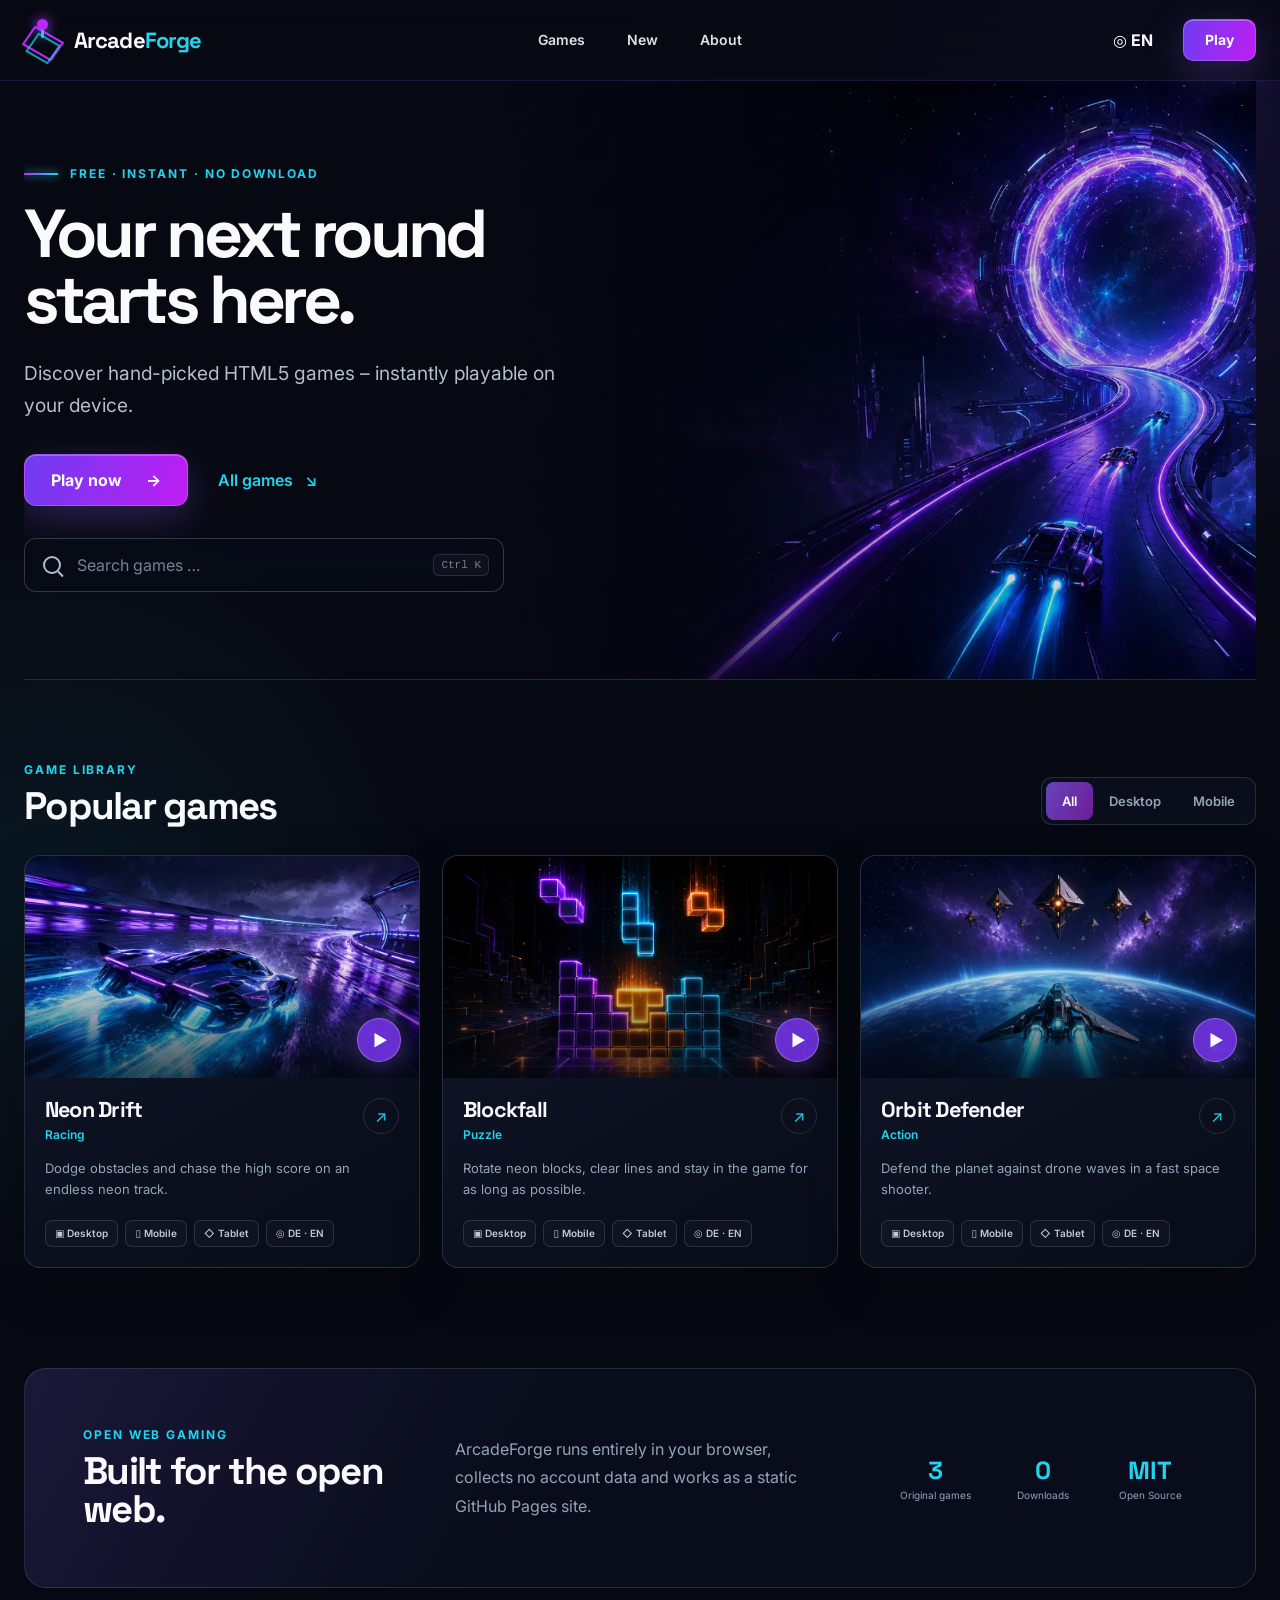
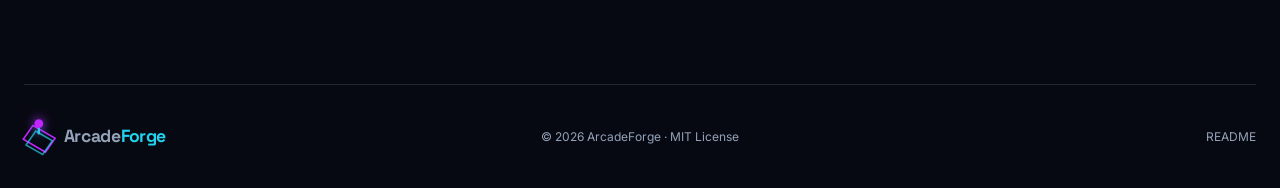
<file: docs/index.html>
<!doctype html>
<html lang="de">
<head>
  <meta charset="utf-8">
  <meta name="viewport" content="width=device-width,initial-scale=1,viewport-fit=cover">
  <meta name="theme-color" content="#070912">
  <meta name="description" content="ArcadeForge – kostenlose HTML5-Games direkt im Browser spielen.">
  <title>ArcadeForge – HTML5 Games</title>
  <link rel="icon" href="./favicon.svg" type="image/svg+xml">
  <link rel="manifest" href="./manifest.webmanifest">
  <link rel="stylesheet" href="./assets/css/styles.css">
  <script src="./assets/js/app.js" defer></script>
</head>
<body>
  <a class="skip" href="#games">Zu den Spielen</a>
  <header class="header">
    <a class="brand" href="./"><span class="mark"><i></i></span><b>Arcade<span>Forge</span></b></a>
    <nav><a href="#games" data-t="games">Spiele</a><a href="#games" data-t="new">Neu</a><a href="#about" data-t="about">Über</a></nav>
    <div class="actions"><button id="lang" type="button" aria-label="Sprache wechseln">◎ <b>DE</b></button><a class="btn small" href="#games" data-t="play">Spielen</a></div>
  </header>
  <main>
    <section class="hero">
      <div class="hero-art" aria-hidden="true"></div>
      <div class="hero-copy">
        <p class="eyebrow"><i></i><span data-t="eyebrow">KOSTENLOS · DIREKT · OHNE DOWNLOAD</span></p>
        <h1 data-t="headline">Deine nächste Runde beginnt hier.</h1>
        <p data-t="lead">Entdecke handverlesene HTML5-Games – sofort spielbar auf deinem Gerät.</p>
        <div class="hero-buttons"><a class="btn" href="#games"><span data-t="playNow">Jetzt spielen</span> →</a><a class="more" href="#games"><span data-t="all">Alle Spiele</span> ↘</a></div>
        <label class="search"><i></i><input id="search" type="search" data-placeholder="search" placeholder="Spiele durchsuchen …"><kbd>Ctrl K</kbd></label>
      </div>
    </section>
    <section class="library" id="games">
      <div class="section-head">
        <div><p class="kicker">GAME LIBRARY</p><h2 data-t="popular">Beliebte Spiele</h2></div>
        <div class="filters"><button class="active" data-device="all" data-t="filterAll">Alle</button><button data-device="desktop">Desktop</button><button data-device="mobile" data-t="mobile">Mobil</button></div>
      </div>
      <div class="grid" id="grid" aria-live="polite"></div>
      <p class="empty" id="empty" hidden data-t="empty">Keine passenden Spiele gefunden.</p>
    </section>
    <section class="about" id="about">
      <div><p class="kicker">OPEN WEB GAMING</p><h2 data-t="aboutTitle">Gebaut fürs offene Web.</h2></div>
      <p data-t="aboutText">ArcadeForge läuft komplett im Browser, sammelt keine Kontodaten und funktioniert als statische GitHub-Pages-Website.</p>
      <div class="stats"><span><b>3</b><i data-t="original">Originalspiele</i></span><span><b>0</b><i>Downloads</i></span><span><b>MIT</b><i>Open Source</i></span></div>
    </section>
  </main>
  <footer><a class="brand" href="./"><span class="mark"><i></i></span><b>Arcade<span>Forge</span></b></a><p>© 2026 ArcadeForge · <a href="./LICENSE">MIT License</a></p><a href="./README.md">README</a></footer>
</body>
</html>
</file>
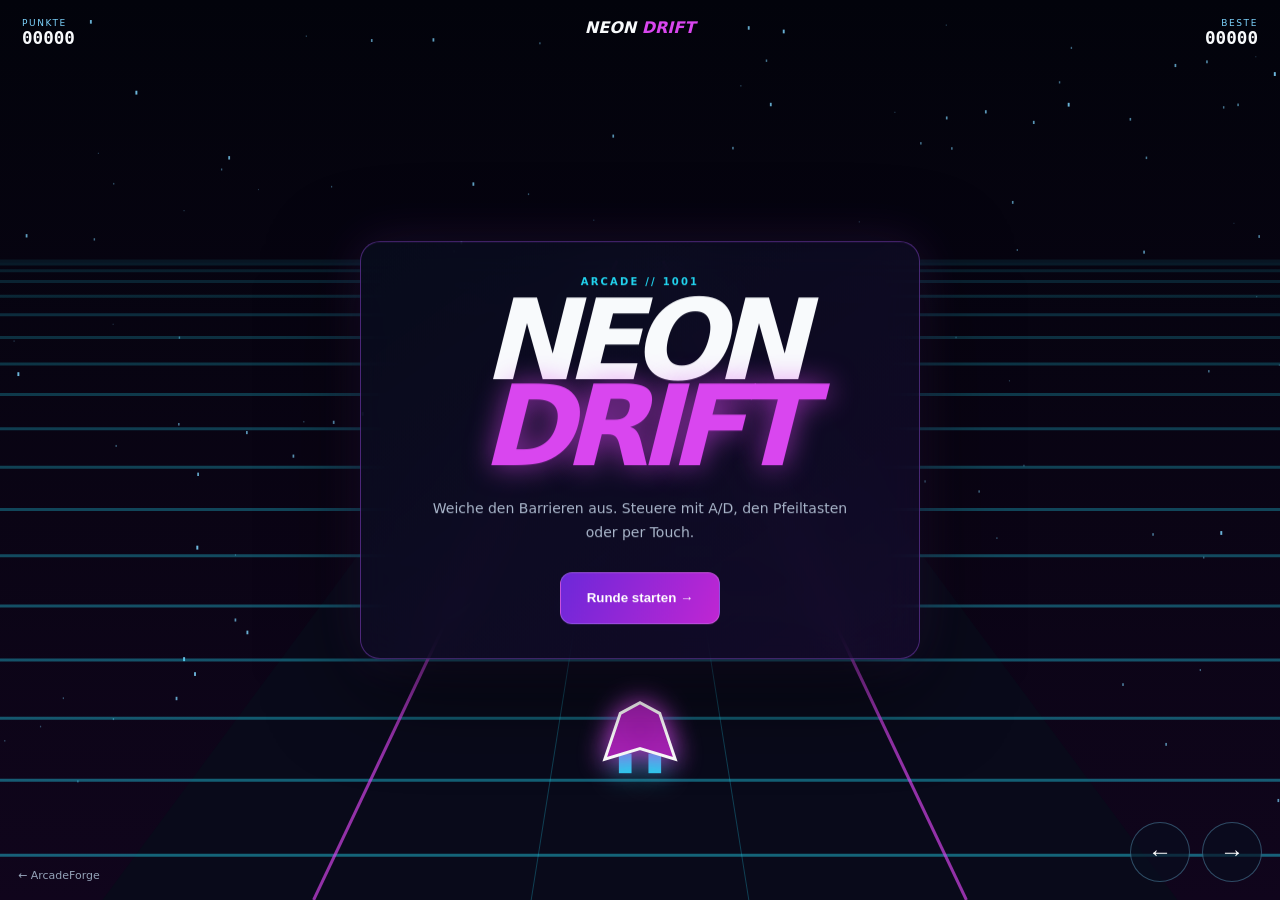
<file: docs/game/1001/index.html>
<!doctype html><html lang="de"><head><meta charset="utf-8"><meta name="viewport" content="width=device-width,initial-scale=1,viewport-fit=cover"><meta name="theme-color" content="#070912"><title>Neon Drift · ArcadeForge</title><link rel="icon" href="../../games/neon-drift/favicon.svg"><style>html,body,iframe{display:block;width:100%;height:100%;margin:0;border:0;background:#070912}body{overflow:hidden}</style></head><body><iframe src="../../games/neon-drift/" title="Neon Drift" allow="fullscreen"></iframe></body></html>
</file>
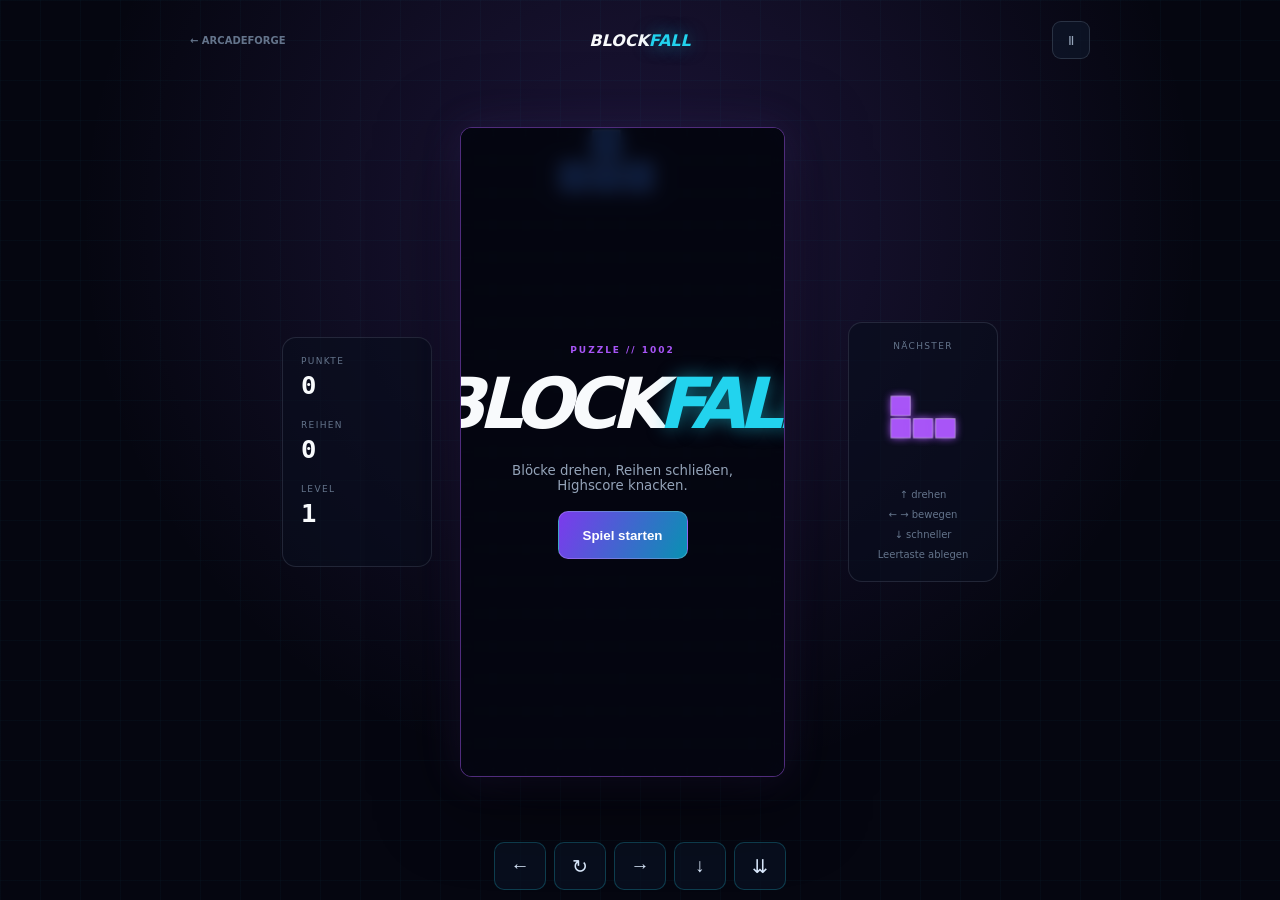
<file: docs/game/1002/index.html>
<!doctype html><html lang="de"><head><meta charset="utf-8"><meta name="viewport" content="width=device-width,initial-scale=1,viewport-fit=cover"><meta name="theme-color" content="#080a14"><title>Blockfall · ArcadeForge</title><link rel="icon" href="../../games/blockfall/favicon.svg"><style>html,body,iframe{display:block;width:100%;height:100%;margin:0;border:0;background:#080a14}body{overflow:hidden}</style></head><body><iframe src="../../games/blockfall/" title="Blockfall" allow="fullscreen"></iframe></body></html>
</file>
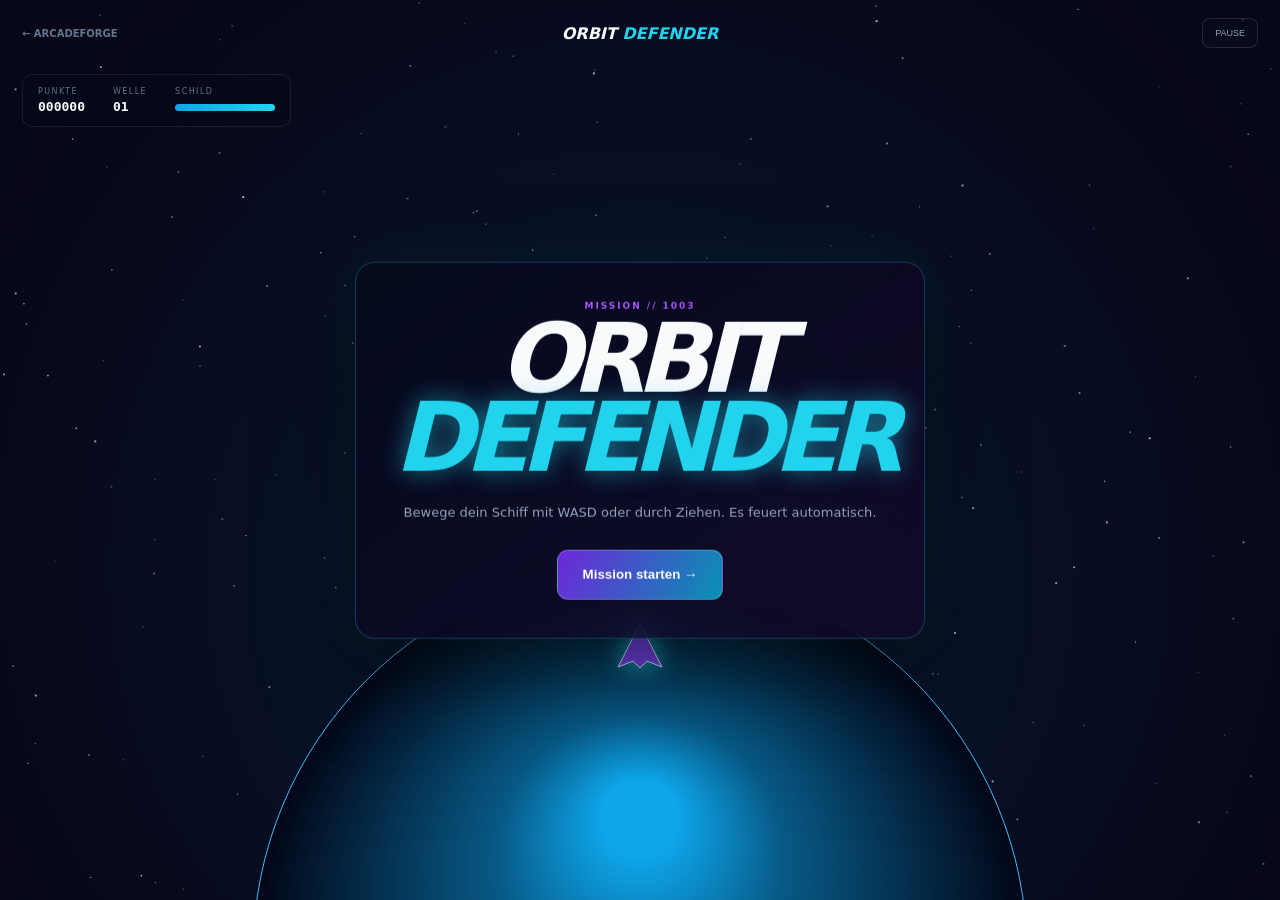
<file: docs/game/1003/index.html>
<!doctype html><html lang="de"><head><meta charset="utf-8"><meta name="viewport" content="width=device-width,initial-scale=1,viewport-fit=cover"><meta name="theme-color" content="#050716"><title>Orbit Defender · ArcadeForge</title><link rel="icon" href="../../games/orbit-defender/favicon.svg"><style>html,body,iframe{display:block;width:100%;height:100%;margin:0;border:0;background:#050716}body{overflow:hidden}</style></head><body><iframe src="../../games/orbit-defender/" title="Orbit Defender" allow="fullscreen"></iframe></body></html>
</file>
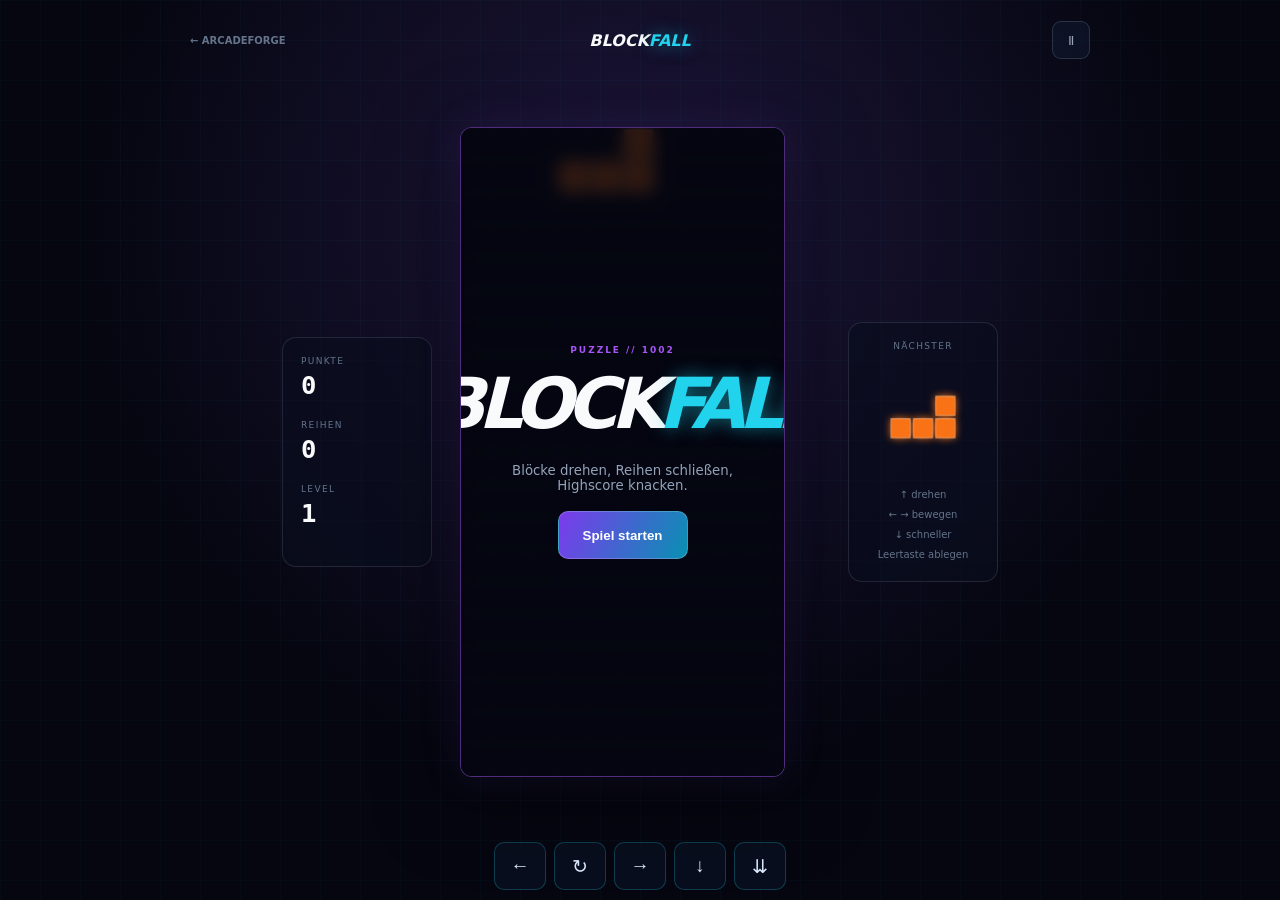
<file: docs/games/blockfall/index.html>
<!doctype html><html lang="de"><head><meta charset="utf-8"><meta name="viewport" content="width=device-width,initial-scale=1,maximum-scale=1,user-scalable=no,viewport-fit=cover"><title>Blockfall</title><link rel="icon" href="./favicon.svg"><link rel="stylesheet" href="./game.css"><script src="./game.js" defer></script></head><body><main><header><a href="../../index.html" target="_top">← ARCADEFORGE</a><strong>BLOCK<span>FALL</span></strong><button id="pause">Ⅱ</button></header><section class="layout"><aside><p>PUNKTE</p><b id="score">0</b><p>REIHEN</p><b id="lines">0</b><p>LEVEL</p><b id="level">1</b></aside><div class="board"><canvas id="game" width="300" height="600"></canvas><div class="overlay" id="overlay"><p>PUZZLE // 1002</p><h1>BLOCK<span>FALL</span></h1><small>Blöcke drehen, Reihen schließen, Highscore knacken.</small><button id="start">Spiel starten</button></div></div><aside class="next"><p>NÄCHSTER</p><canvas id="next" width="120" height="120"></canvas><small>↑ drehen<br>← → bewegen<br>↓ schneller<br>Leertaste ablegen</small></aside></section><nav><button data-a="left">←</button><button data-a="rotate">↻</button><button data-a="right">→</button><button data-a="down">↓</button><button data-a="drop">⇊</button></nav></main></body></html>
</file>
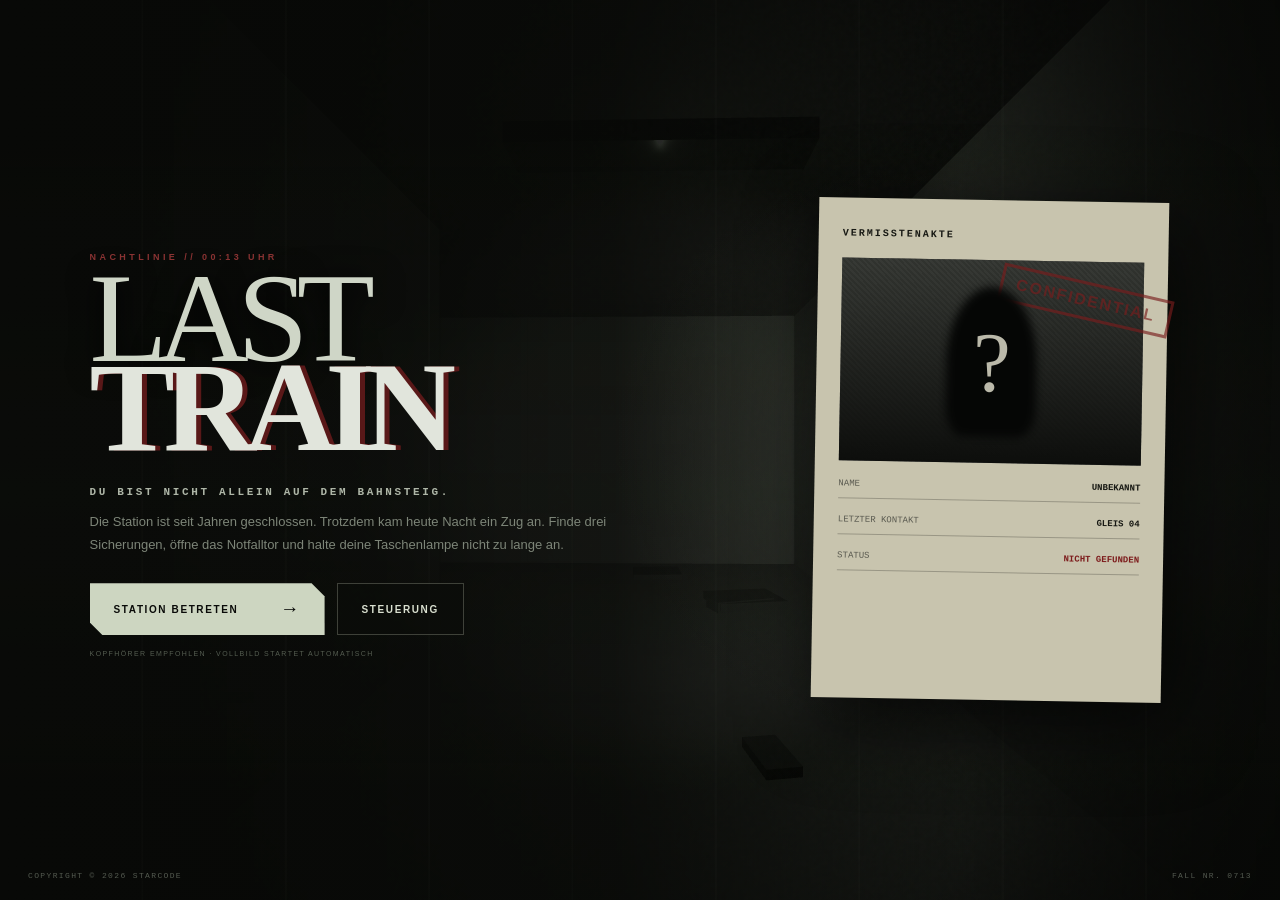
<file: docs/games/game/index.html>
<!doctype html>
<html lang="de">
<head>
  <meta charset="utf-8">
  <meta name="viewport" content="width=device-width,initial-scale=1,maximum-scale=1,user-scalable=no,viewport-fit=cover">
  <meta name="theme-color" content="#070806">
  <title>LAST TRAIN — 3D Horror</title>
  <link rel="icon" href="favicon.svg">
  <link rel="stylesheet" href="style.css">
</head>
<body>
  <main id="game"></main>
  <div class="grain"></div><div class="vignette"></div><div id="blood"></div>

  <header id="hud" class="hide">
    <div class="objective"><small>AKTUELLES ZIEL</small><b id="objective">Finde die Sicherungen</b></div>
    <div class="time"><small>LETZTER ZUG</small><b>00:13</b></div>
    <button id="pause" aria-label="Pause">Ⅱ</button>
  </header>
  <aside id="status" class="hide">
    <div><span>TASCHENLAMPE</span><i class="meter"><b id="battery"></b></i><em id="batteryText">100%</em></div>
    <div><span>SICHERUNGEN</span><b id="fuses">0 / 3</b></div>
  </aside>
  <div id="warning">ES HAT DICH GEHÖRT</div>
  <div id="crosshair" class="hide"><i></i></div>
  <div id="prompt"></div>

  <nav id="mobile" class="hide">
    <div id="stick"><i></i></div>
    <button id="lamp"><b>☀</b><small>LICHT</small></button>
  </nav>

  <section id="menu" class="screen active">
    <div class="menu-fog"></div>
    <article>
      <p class="eyebrow">NACHTLINIE // 00:13 UHR</p>
      <h1>LAST<br><b>TRAIN</b></h1>
      <p class="tagline">DU BIST NICHT ALLEIN AUF DEM BAHNSTEIG.</p>
      <p class="story">Die Station ist seit Jahren geschlossen. Trotzdem kam heute Nacht ein Zug an. Finde drei Sicherungen, öffne das Notfalltor und halte deine Taschenlampe nicht zu lange an.</p>
      <div><button id="start" class="primary">STATION BETRETEN <i>→</i></button><button id="how">STEUERUNG</button></div>
      <small class="note">KOPFHÖRER EMPFOHLEN · VOLLBILD STARTET AUTOMATISCH</small>
    </article>
    <aside class="case">
      <span>VERMISSTENAKTE</span>
      <div class="photo"><i></i><b>?</b></div>
      <p><small>NAME</small><b>UNBEKANNT</b></p>
      <p><small>LETZTER KONTAKT</small><b>GLEIS 04</b></p>
      <p><small>STATUS</small><b class="red">NICHT GEFUNDEN</b></p>
    </aside>
    <footer>COPYRIGHT © 2026 STARCODE <span>FALL NR. 0713</span></footer>
  </section>

  <section id="howbox" class="overlay">
    <article class="modal"><button class="x">×</button><small>ÜBERLEBENSHANDBUCH</small><h2>STEUERUNG</h2>
      <ul>
        <li><kbd>WASD</kbd><p><b>Bewegen</b><span>Auf dem Handy: linker Joystick</span></p></li>
        <li><kbd>MAUS</kbd><p><b>Umschauen</b><span>Auf dem Handy: rechte Bildschirmhälfte ziehen</span></p></li>
        <li><kbd>F</kbd><p><b>Taschenlampe</b><span>Licht verrät deine Position</span></p></li>
        <li><kbd>SHIFT</kbd><p><b>Rennen</b><span>Du bist dabei lauter</span></p></li>
      </ul><button class="primary ok">VERSTANDEN <i>✓</i></button>
    </article>
  </section>

  <section id="pausebox" class="overlay">
    <article class="modal center"><small>DIE ZEIT STEHT STILL</small><h2>PAUSE</h2>
      <button id="resume" class="primary">WEITER <i>→</i></button><button id="quit">ZUM HAUPTMENÜ</button>
    </article>
  </section>

  <section id="overbox" class="overlay">
    <article class="modal center"><small class="danger">DU HÄTTEST DAS LICHT AUSLASSEN SOLLEN</small><h2>GEFUNDEN</h2>
      <p>Etwas hat dich in der Dunkelheit erwischt.</p><button id="again" class="primary">NOCHMAL <i>↻</i></button><button id="back">ZUM HAUPTMENÜ</button>
    </article>
  </section>

  <section id="winbox" class="overlay">
    <article class="modal center"><small>NOTFALLTOR ENTRIEGELT</small><h2>ENTKOMMEN</h2>
      <p>Hinter dir fällt das Tor ins Schloss. Aus dem Tunnel hörst du noch ein letztes Flüstern.</p><button id="winAgain" class="primary">NOCHMAL SPIELEN <i>↻</i></button><button id="winBack">ZUM HAUPTMENÜ</button>
    </article>
  </section>

  <div id="jumpscare"><div class="face"><i></i><i></i><b></b></div></div>
  <div id="rotate"><b>↻</b><strong>GERÄT DREHEN</strong><span>Spiele im Querformat.</span></div>
  <script src="vendor/three.min.js"></script><script src="game.js"></script>
</body>
</html>
</file>
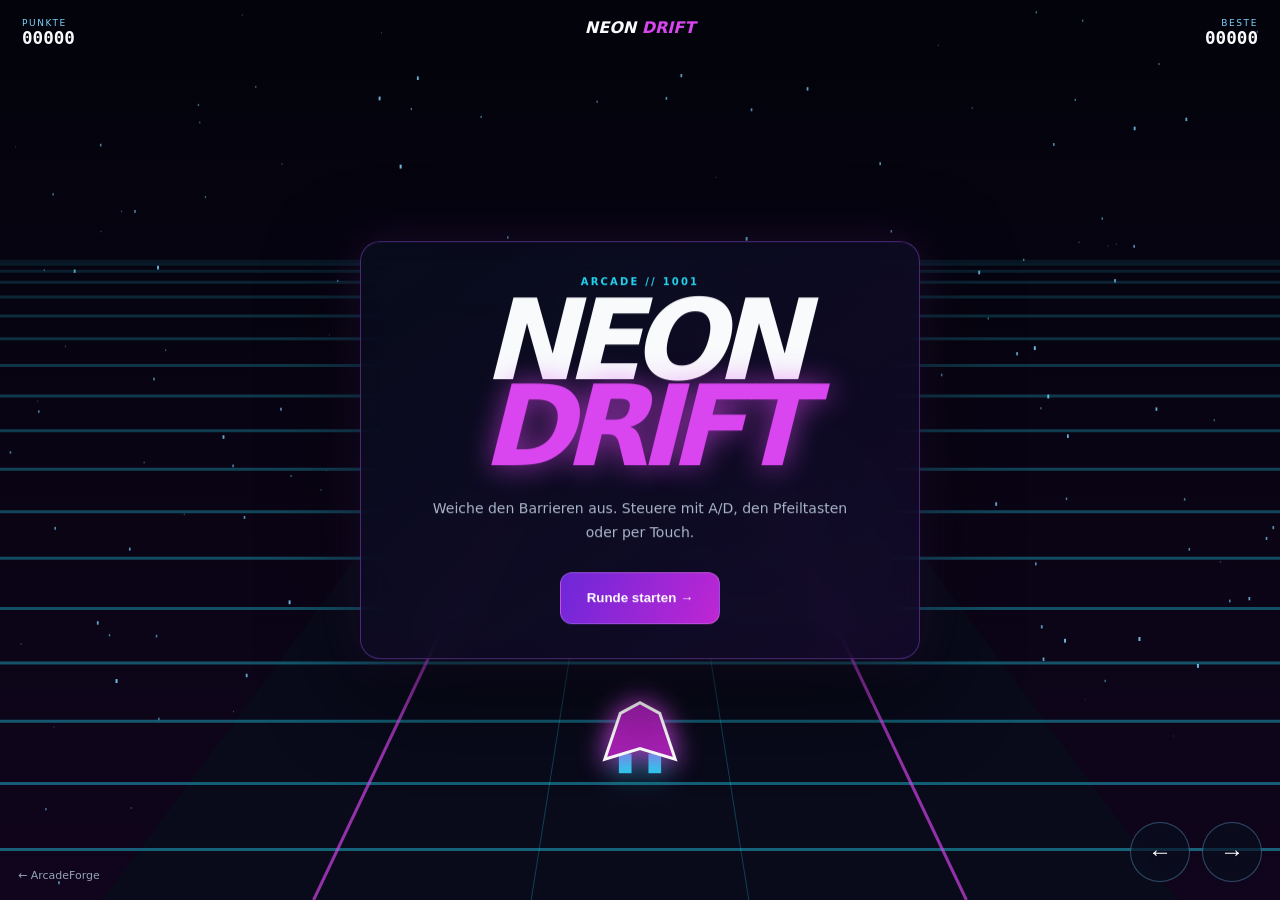
<file: docs/games/neon-drift/index.html>
<!doctype html><html lang="de"><head><meta charset="utf-8"><meta name="viewport" content="width=device-width,initial-scale=1,maximum-scale=1,user-scalable=no,viewport-fit=cover"><meta name="theme-color" content="#070912"><title>Neon Drift</title><link rel="icon" href="./favicon.svg"><link rel="stylesheet" href="./game.css"><script src="./game.js" defer></script></head><body><main><canvas id="game"></canvas><header><div><small>PUNKTE</small><b id="score">00000</b></div><strong>NEON <i>DRIFT</i></strong><div><small>BESTE</small><b id="best">00000</b></div></header><section class="modal" id="start"><p>ARCADE // 1001</p><h1>NEON<br><span>DRIFT</span></h1><p>Weiche den Barrieren aus. Steuere mit A/D, den Pfeiltasten oder per Touch.</p><button id="go">Runde starten →</button></section><section class="modal" id="over" hidden><p>RUNDE BEENDET</p><h2 id="final">0</h2><span>Punkte</span><button id="again">Nochmal spielen</button></section><nav><button id="left">←</button><button id="right">→</button></nav><a class="back" href="../../index.html" target="_top">← ArcadeForge</a></main></body></html>
</file>
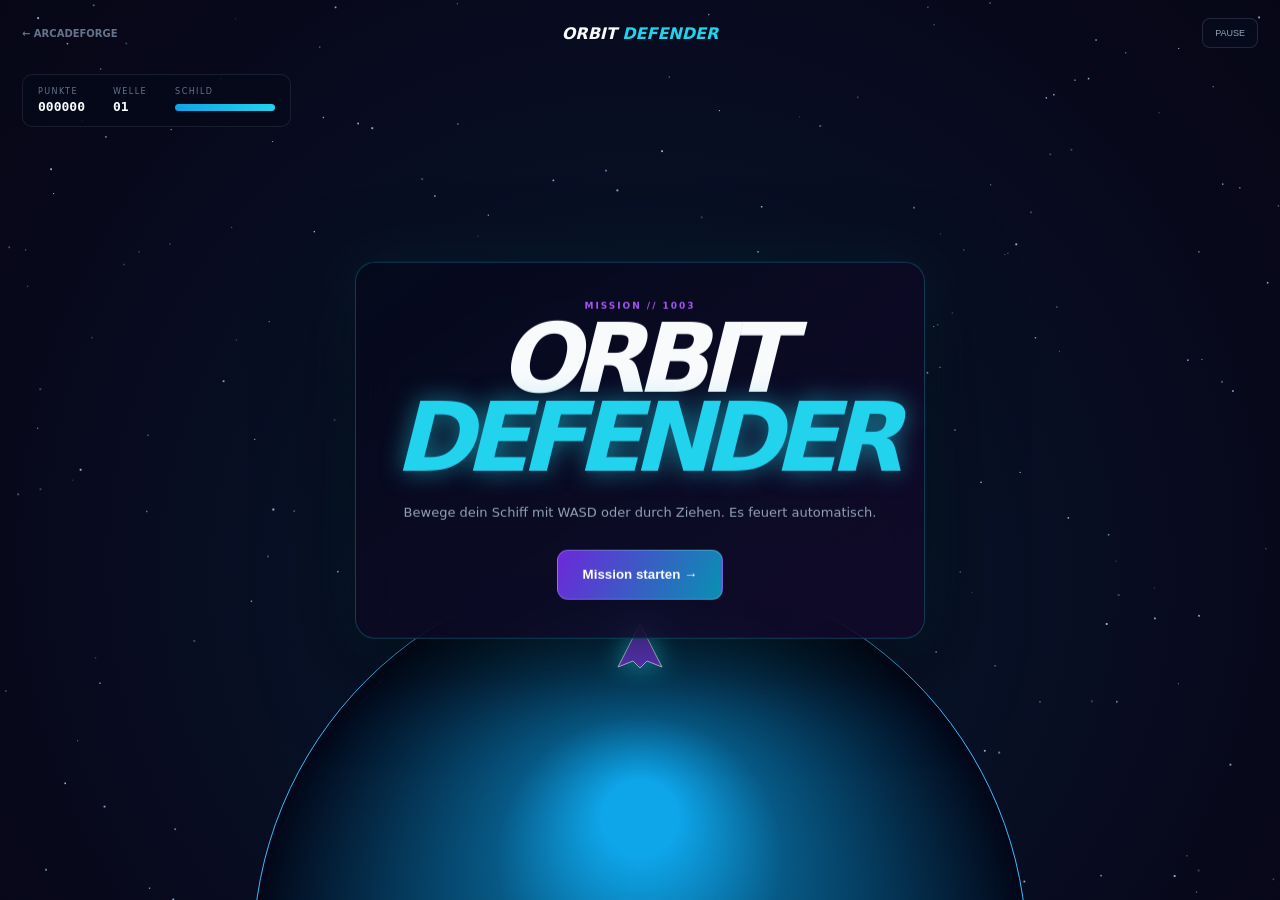
<file: docs/games/orbit-defender/index.html>
<!doctype html><html lang="de"><head><meta charset="utf-8"><meta name="viewport" content="width=device-width,initial-scale=1,maximum-scale=1,user-scalable=no,viewport-fit=cover"><title>Orbit Defender</title><link rel="icon" href="./favicon.svg"><link rel="stylesheet" href="./game.css"><script src="./game.js" defer></script></head><body><main><canvas id="game"></canvas><header><a href="../../index.html" target="_top">← ARCADEFORGE</a><strong>ORBIT <span>DEFENDER</span></strong><button id="pause">PAUSE</button></header><section class="metrics"><div><small>PUNKTE</small><b id="score">000000</b></div><div><small>WELLE</small><b id="wave">01</b></div><div><small>SCHILD</small><i><em id="shield"></em></i></div></section><section class="modal" id="intro"><p>MISSION // 1003</p><h1>ORBIT<br><span>DEFENDER</span></h1><p>Bewege dein Schiff mit WASD oder durch Ziehen. Es feuert automatisch.</p><button id="start">Mission starten →</button></section><section class="modal" id="over" hidden><p>MISSION BEENDET</p><h2 id="final">0</h2><span>Punkte</span><button id="again">Erneut verteidigen</button></section></main></body></html>
</file>
<file: docs/assets/css/styles.css>
@import url("https://fonts.googleapis.com/css2?family=Inter:wght@400;500;600;700&family=Space+Grotesk:wght@500;600;700&display=swap");
:root{--bg:#070912;--surface:#0b1020;--text:#f8fafc;--muted:#94a3b8;--purple:#8b5cf6;--pink:#c026ff;--cyan:#22d3ee;--line:#94a3b833;--max:1360px;--ease:cubic-bezier(.2,.8,.2,1)}
*{box-sizing:border-box}html{scroll-behavior:smooth;color-scheme:dark}body{margin:0;min-width:320px;color:var(--text);background:radial-gradient(circle at 88% 5%,#5c32d22e,transparent 31rem),radial-gradient(circle at 4% 50%,#22d3ee12,transparent 24rem),var(--bg);font-family:Inter,system-ui,sans-serif;overflow-x:hidden}body:before{position:fixed;inset:0;z-index:-1;content:"";opacity:.18;background-image:linear-gradient(#ffffff07 1px,transparent 1px),linear-gradient(90deg,#ffffff07 1px,transparent 1px);background-size:56px 56px;mask-image:linear-gradient(#000,transparent 80%)}a{color:inherit;text-decoration:none}button,input{font:inherit}button{color:inherit}img{display:block;max-width:100%}:focus-visible{outline:3px solid var(--cyan);outline-offset:4px}.skip{position:fixed;left:16px;top:-60px;z-index:99;padding:12px 18px;border-radius:10px;color:#070912;background:var(--cyan);font-weight:700}.skip:focus{top:16px}
.header{position:sticky;top:0;z-index:20;display:grid;grid-template-columns:1fr auto 1fr;align-items:center;width:min(100% - 48px,var(--max));height:80px;margin:auto;border-bottom:1px solid var(--line)}.header:before{position:fixed;inset:0 0 auto;z-index:-1;height:80px;content:"";border-bottom:1px solid #8b5cf629;background:#070912c7;backdrop-filter:blur(18px)}
.brand{display:inline-flex;align-items:center;width:max-content;gap:12px;font:700 22px/1 "Space Grotesk",sans-serif;letter-spacing:-.04em}.brand b>span{color:var(--cyan)}.mark{position:relative;width:38px;height:34px}.mark:before,.mark:after{position:absolute;inset:9px 2px 2px;content:"";border:2px solid var(--pink);transform:rotate(30deg) skew(-5deg)}.mark:after{inset:14px 6px -3px;border-color:var(--cyan);opacity:.7}.mark i{position:absolute;left:17px;top:0;z-index:2;width:3px;height:15px;border-radius:9px;background:var(--cyan);box-shadow:0 0 12px var(--cyan)}.mark i:before{position:absolute;left:-4px;top:-4px;width:11px;height:11px;content:"";border-radius:50%;background:var(--pink);box-shadow:0 0 13px var(--pink)}
.header nav{display:flex;gap:42px}.header nav a{position:relative;padding:28px 0;color:#dce2ed;font-size:14px;font-weight:600}.header nav a:after{position:absolute;left:50%;right:50%;bottom:17px;height:2px;content:"";background:linear-gradient(90deg,var(--pink),var(--cyan));transition:.2s}.header nav a:hover:after{left:0;right:0}.actions{justify-self:end;display:flex;align-items:center;gap:18px}.actions button{min-height:44px;padding:8px 12px;border:0;background:none;cursor:pointer}.actions button:hover{color:var(--cyan)}
.btn{display:inline-flex;align-items:center;justify-content:center;gap:24px;min-height:52px;padding:0 26px;border:1px solid #ffffff2e;border-radius:12px;color:white;background:linear-gradient(110deg,#6d3df1,#bf1df2);box-shadow:0 12px 38px #8b5cf647,inset 0 1px #ffffff42;font-weight:700;transition:.2s var(--ease)}.btn:hover{transform:translateY(-2px);box-shadow:0 16px 45px #ac32ff73}.btn.small{min-height:42px;padding:0 21px;border-radius:10px;font-size:14px}
.hero{position:relative;min-height:600px;width:min(100% - 48px,var(--max));margin:auto;padding:86px 0 80px;overflow:hidden;border-bottom:1px solid var(--line)}.hero-art{position:absolute;inset:0 -3% 0 26%;z-index:-2;background:url("../img/hero-neon.webp") center/cover no-repeat;animation:breathe 12s ease-in-out infinite alternate}.hero-art:after{position:absolute;inset:0;content:"";background:linear-gradient(90deg,var(--bg) 1%,#070912eb 16%,#07091233 60%,#0709121a)}.hero-copy{width:min(650px,54%)}.eyebrow,.kicker{display:flex;align-items:center;gap:12px;margin:0 0 20px;color:var(--cyan);font-size:12px;font-weight:700;letter-spacing:.16em}.eyebrow i{width:34px;height:2px;background:linear-gradient(90deg,var(--pink),var(--cyan));box-shadow:0 0 10px var(--cyan)}h1,h2,h3,p{margin-top:0}h1{max-width:630px;margin-bottom:24px;font:700 clamp(3.25rem,5.3vw,5.3rem)/.97 "Space Grotesk",sans-serif;letter-spacing:-.065em;text-wrap:balance}.hero-copy>p:not(.eyebrow){max-width:550px;margin-bottom:32px;color:#b3bed0;font-size:clamp(1rem,1.6vw,1.2rem);line-height:1.7}.hero-buttons{display:flex;align-items:center;gap:30px;margin-bottom:32px}.more{display:inline-flex;gap:12px;min-height:44px;align-items:center;color:var(--cyan);font-weight:600}
.search{display:flex;align-items:center;width:min(100%,480px);min-height:54px;padding:0 14px 0 18px;gap:14px;border:1px solid #94a3b84d;border-radius:12px;background:#080c18c7;backdrop-filter:blur(12px)}.search:focus-within{border-color:var(--purple);box-shadow:0 0 0 4px #8b5cf626}.search>i{position:relative;width:18px;height:18px;flex:none;border:2px solid #b2bdd0;border-radius:50%}.search>i:after{position:absolute;width:7px;height:2px;right:-5px;bottom:-3px;content:"";background:#b2bdd0;transform:rotate(45deg)}.search input{width:100%;border:0;outline:0;color:white;background:none}.search input::placeholder{color:#768297}kbd{flex:none;padding:4px 7px;border:1px solid var(--line);border-radius:6px;color:#758196;background:#ffffff08;font-size:11px}
.library{width:min(100% - 48px,var(--max));margin:auto;padding:82px 0 100px}.section-head{display:flex;justify-content:space-between;align-items:end;gap:24px;margin-bottom:30px}.kicker{margin-bottom:10px}.section-head h2,.about h2{margin:0;font:700 clamp(2rem,3vw,3rem)/1 "Space Grotesk";letter-spacing:-.045em}.filters{display:flex;padding:4px;border:1px solid var(--line);border-radius:11px;background:#0c1120b3}.filters button{min-height:38px;padding:0 16px;border:0;border-radius:8px;color:var(--muted);background:none;font-size:13px;font-weight:600;cursor:pointer}.filters button.active{color:white;background:linear-gradient(120deg,#8b5cf6b8,#c026ff8c)}
.grid{display:grid;grid-template-columns:repeat(3,1fr);gap:22px}.card{overflow:hidden;border:1px solid var(--line);border-radius:16px;background:linear-gradient(150deg,#11182bfa,#080c18fa);box-shadow:0 18px 50px #00000038;animation:card .5s var(--ease) both;animation-delay:var(--delay);transition:.22s var(--ease)}.card:hover{transform:translateY(-6px);border-color:#c026ffb8;box-shadow:0 24px 65px #00000059,0 0 32px #8b5cf61a}.cover{position:relative;display:block;overflow:hidden;aspect-ratio:16/9;background:#10172a}.cover:after{position:absolute;inset:45% 0 0;content:"";background:linear-gradient(transparent,#070912b3)}.cover img{width:100%;height:100%;object-fit:cover;transition:.35s var(--ease)}.card:hover .cover img{transform:scale(1.035)}.cover i{position:absolute;right:18px;bottom:16px;z-index:2;display:grid;place-items:center;width:44px;height:44px;padding-left:3px;border:1px solid #ffffff47;border-radius:50%;background:#7635ebE0;box-shadow:0 0 26px #8b5cf680;font-style:normal}.card-body{padding:20px}.title-row{display:flex;justify-content:space-between;gap:18px}.title-row h3{margin-bottom:4px;font:700 1.35rem/1.15 "Space Grotesk";letter-spacing:-.035em}.title-row p{margin:0;color:var(--cyan);font-size:12px;font-weight:600}.title-row>a{display:grid;place-items:center;width:36px;height:36px;flex:none;border:1px solid var(--line);border-radius:50%;color:var(--cyan)}.desc{min-height:44px;margin:16px 0 18px;color:var(--muted);font-size:13px;line-height:1.6}.badges{display:flex;flex-wrap:wrap;gap:7px}.badges span{display:inline-flex;align-items:center;min-height:27px;padding:0 9px;border:1px solid var(--line);border-radius:7px;color:#bec8d7;background:#ffffff06;font-size:10px;font-weight:600}.loading,.empty{grid-column:1/-1;padding:50px;border:1px dashed var(--line);border-radius:16px;color:var(--muted);text-align:center}.error{color:#fb7185}
.about{display:grid;grid-template-columns:1fr 1.2fr 1fr;align-items:center;gap:64px;width:min(100% - 48px,var(--max));margin:0 auto 96px;padding:58px;border:1px solid var(--line);border-radius:22px;background:linear-gradient(120deg,#8b5cf621,transparent 40%),#0b1020bd}.about>p{margin:0;color:var(--muted);line-height:1.8}.stats{display:grid;grid-template-columns:repeat(3,1fr);gap:14px}.stats span{text-align:center}.stats b{display:block;color:var(--cyan);font:700 1.55rem "Space Grotesk"}.stats i{display:block;margin-top:3px;color:var(--muted);font-size:10px;font-style:normal}
footer{display:grid;grid-template-columns:1fr auto 1fr;align-items:center;width:min(100% - 48px,var(--max));min-height:104px;margin:auto;border-top:1px solid var(--line);color:var(--muted);font-size:12px}footer>p{margin:0}footer>a:last-child{justify-self:end}footer a:hover{color:var(--cyan)}footer .brand{transform:scale(.8);transform-origin:left}
@keyframes card{from{opacity:0;transform:translateY(18px)}to{opacity:1;transform:none}}@keyframes breathe{to{transform:scale(1.025);filter:saturate(1.08)}}
@media(max-width:960px){.header{grid-template-columns:1fr auto}.header nav{display:none}.hero{min-height:650px}.hero-copy{width:80%}.hero-art{inset:0 -28% 0 5%;opacity:.68}.grid{grid-template-columns:repeat(2,1fr)}.about{grid-template-columns:1fr;gap:30px}}
@media(max-width:680px){.header,.hero,.library,.about,footer{width:min(100% - 28px,var(--max))}.header,.header:before{height:68px}.actions .btn{display:none}.brand{font-size:19px}.hero{min-height:610px;padding:68px 0 56px}.hero-copy{width:100%}.hero-art{inset:0 -66% 0 -26%;opacity:.42}h1{font-size:clamp(3rem,15vw,4.4rem)}.hero-buttons{align-items:stretch;flex-direction:column;gap:10px;width:min(100%,360px)}.more{justify-content:center}kbd{display:none}.section-head{align-items:start;flex-direction:column}.filters{width:100%}.filters button{flex:1;padding:0 10px}.grid{grid-template-columns:1fr}.library{padding:64px 0 78px}.about{margin-bottom:60px;padding:30px 24px}.stats{gap:6px}footer{grid-template-columns:1fr auto;padding:22px 0}footer>p{display:none}}
@media(prefers-reduced-motion:reduce){html{scroll-behavior:auto}*,*:before,*:after{animation-duration:.01ms!important;animation-iteration-count:1!important;transition-duration:.01ms!important}}
</file>
<file: docs/games/blockfall/game.css>
*{box-sizing:border-box}html,body{width:100%;height:100%;margin:0;overflow:hidden;color:#f8fafc;background:#050610;font-family:Inter,system-ui}body{background:radial-gradient(circle at 50% 25%,#8b5cf62e,transparent 35rem),#050610}main{display:grid;grid-template-rows:60px 1fr auto;width:100%;height:100%;padding:10px 14px;background-image:linear-gradient(#22d3ee07 1px,transparent 1px),linear-gradient(90deg,#22d3ee07 1px,transparent 1px);background-size:40px 40px}header{display:grid;grid-template-columns:1fr auto 1fr;align-items:center;width:min(100%,900px);margin:auto}header a{color:#64748b;font-size:10px;font-weight:700;text-decoration:none}header strong{font-style:italic}header strong span,h1 span{color:#22d3ee;text-shadow:0 0 18px #22d3ee80}header button{justify-self:end;width:38px;height:38px;border:1px solid #94a3b838;border-radius:9px;color:#94a3b8;background:#0f172ab3}.layout{display:grid;grid-template-columns:150px minmax(220px,360px) 150px;align-items:center;justify-content:center;gap:28px;min-height:0}aside{padding:18px;border:1px solid #94a3b82e;border-radius:14px;background:#0a0f1ea3}aside p{margin:0 0 4px;color:#64748b;font-size:9px;letter-spacing:.15em}aside b{display:block;margin-bottom:20px;font:700 1.6rem monospace}.board{position:relative;height:min(calc(100vh - 145px),650px);aspect-ratio:1/2;border:1px solid #a855f773;border-radius:12px;background:#080b17;box-shadow:0 20px 80px #0008,0 0 40px #8b5cf626;overflow:hidden}#game{display:block;width:100%;height:100%}.next{text-align:center}.next canvas{display:block;width:100%;margin:10px auto}.next small{color:#64748b;font-size:10px;line-height:1.7}.overlay{position:absolute;inset:0;display:flex;flex-direction:column;align-items:center;justify-content:center;padding:24px;text-align:center;background:#040610d1;backdrop-filter:blur(8px)}.overlay p{margin:0 0 8px;color:#a855f7;font-size:9px;font-weight:800;letter-spacing:.22em}.overlay h1{margin:0;font-size:clamp(2.7rem,8vw,4.4rem);font-style:italic;letter-spacing:-.1em}.overlay small{max-width:240px;margin:18px 0;color:#94a3b8}.overlay button{min-height:48px;padding:0 24px;border:1px solid #fff3;border-radius:10px;color:white;background:linear-gradient(115deg,#7c3aed,#0891b2);font-weight:750}nav{display:flex;justify-content:center;gap:8px;padding-top:8px}nav button{width:52px;height:48px;border:1px solid #22d3ee3d;border-radius:10px;color:#dbeafe;background:#0a1223b8;font-size:19px;touch-action:manipulation}nav button:active{color:#020617;background:#22d3ee}[hidden]{display:none!important}@media(max-width:720px){.layout{grid-template-columns:minmax(190px,330px)}aside{display:none}.board{height:min(calc(100vh - 140px),660px)}main{grid-template-rows:50px 1fr auto}}
</file>
<file: docs/games/game/style.css>
:root{--bone:#d9dfcf;--dim:#747c6d;--red:#a82828;--amber:#d4a64a;--black:#060705}*{box-sizing:border-box}html,body{width:100%;height:100%;margin:0;overflow:hidden;background:var(--black);color:var(--bone);font-family:"Arial Narrow","Segoe UI",sans-serif;user-select:none;touch-action:none}button{font:inherit;color:inherit;cursor:pointer}button:focus-visible{outline:2px solid #d6e0ca;outline-offset:3px}.hide{display:none!important}#game,#game canvas,.grain,.vignette,#blood{position:fixed;inset:0;width:100%;height:100%}#game canvas{display:block}.grain,.vignette,#blood{z-index:2;pointer-events:none}.grain{opacity:.2;background-image:url("data:image/svg+xml,%3Csvg viewBox='0 0 180 180' xmlns='http://www.w3.org/2000/svg'%3E%3Cfilter id='n'%3E%3CfeTurbulence type='fractalNoise' baseFrequency='.9' numOctaves='3' stitchTiles='stitch'/%3E%3C/filter%3E%3Crect width='100%25' height='100%25' filter='url(%23n)' opacity='.35'/%3E%3C/svg%3E");animation:noise .18s steps(2) infinite}@keyframes noise{50%{transform:translate(2px,-3px)}}.vignette{background:radial-gradient(circle at 50% 48%,transparent 18%,#0007 67%,#000e 100%)}#blood{opacity:0;background:radial-gradient(circle,transparent 25%,#5b0000cc)}#blood.on{animation:blood .8s ease-out}@keyframes blood{0%{opacity:1}100%{opacity:0}}
#hud{position:fixed;z-index:10;top:max(20px,env(safe-area-inset-top));left:max(24px,env(safe-area-inset-left));right:max(24px,env(safe-area-inset-right));display:flex;justify-content:space-between;align-items:start;pointer-events:none}.objective{padding-left:13px;border-left:2px solid var(--red)}#hud small,#status span{display:block;color:#7f8878;font-size:8px;font-weight:800;letter-spacing:.25em}.objective b{display:block;margin-top:5px;font-size:12px;letter-spacing:.12em}.time{position:absolute;left:50%;text-align:center;transform:translateX(-50%)}.time b{display:block;margin-top:3px;color:#bdc5b5;font:700 21px "Courier New";letter-spacing:.12em}.time small{color:#9b3636}#pause{width:38px;height:38px;border:1px solid #cbd8bc33;background:#0a0c09aa;pointer-events:auto}
#status{position:fixed;z-index:10;left:max(24px,env(safe-area-inset-left));bottom:max(25px,env(safe-area-inset-bottom));width:255px;padding:14px 16px;background:linear-gradient(90deg,#080a08e8,#080a0877);border-left:2px solid #aab69b55}#status>div{display:grid;grid-template-columns:1fr auto;align-items:center;gap:10px}#status>div+div{margin-top:10px}.meter{grid-column:1/2;width:170px;height:7px;border:1px solid #aebba24d;padding:1px}.meter b{display:block;width:100%;height:100%;background:linear-gradient(90deg,#812828,var(--amber),#c9d0ad);transform-origin:left}#batteryText{grid-row:1/3;grid-column:2;font:normal 11px "Courier New"}#fuses{font:700 13px "Courier New";letter-spacing:.1em}
#crosshair{position:fixed;z-index:9;left:50%;top:50%;width:8px;height:8px;border:1px solid #dce5d188;border-radius:50%;transform:translate(-50%,-50%)}#crosshair i{position:absolute;left:3px;top:3px;width:1px;height:1px;background:#fff}#prompt{position:fixed;z-index:11;left:50%;bottom:20%;padding:8px 14px;color:#dce5d1;background:#080a08cc;border:1px solid #dce5d133;font-size:9px;font-weight:800;letter-spacing:.18em;transform:translateX(-50%);opacity:0}#prompt.show{opacity:1}#warning{position:fixed;z-index:12;left:50%;top:25%;padding:10px 28px;color:#d46868;background:linear-gradient(90deg,transparent,#260707cc,transparent);font-size:10px;font-weight:900;letter-spacing:.32em;transform:translate(-50%,-15px);opacity:0}#warning.on{animation:warn 1.5s ease}@keyframes warn{15%,70%{opacity:1;transform:translate(-50%,0)}100%{opacity:0}}
.screen,.overlay{position:fixed;z-index:30;inset:0;display:none}.screen.active,.overlay.active{display:grid}#menu{place-items:center;padding:clamp(30px,7vw,100px);background:radial-gradient(circle at 70% 50%,#22271e55,transparent 28%),linear-gradient(90deg,#080907 0%,#080907e8 48%,#08090777 75%,#080907dd)}.menu-fog{position:absolute;inset:0;opacity:.17;background:repeating-linear-gradient(90deg,transparent 0 11vw,#bbc5b319 11.1vw 11.2vw),linear-gradient(#0000,#81917522 55%,#0000)}#menu>article{position:relative;z-index:1;width:min(1150px,100%);padding-right:min(42vw,530px)}.eyebrow{color:#8c3434;font-size:9px;font-weight:900;letter-spacing:.38em}h1{margin:12px 0 0;color:#cfd6c7;font:200 clamp(68px,10vw,140px)/.7 Georgia,serif;letter-spacing:-.09em;text-shadow:0 4px 30px #000}h1 b{color:#e1e5dc;font-weight:900;text-shadow:5px 0 #591818}.tagline{margin-top:33px;color:#aeb6a7;font:700 11px "Courier New";letter-spacing:.24em}.story{max-width:590px;color:#7d8578;font-size:13px;line-height:1.75}#menu article>div{display:flex;gap:12px;margin-top:27px}#menu article button,.modal>button{min-height:52px;padding:0 24px;border:1px solid #d5dec640;background:#0b0d0aaa;font-size:10px;font-weight:900;letter-spacing:.16em}.primary{display:flex!important;align-items:center;justify-content:space-between;min-width:235px;color:#090a08!important;background:#cdd6c1!important;border:0!important;clip-path:polygon(0 0,calc(100% - 13px) 0,100% 13px,100% 100%,13px 100%,0 calc(100% - 13px))}.primary i{margin-left:25px;font-size:19px}.primary:hover{filter:brightness(1.13);transform:translateY(-2px)}.note{display:block;margin-top:15px;color:#555d51;font-size:7px;letter-spacing:.2em}
.case{position:absolute;z-index:1;right:clamp(28px,9vw,130px);top:50%;width:min(29vw,350px);height:min(65vh,500px);padding:24px;transform:translateY(-50%) rotate(1deg);background:#c8c4ae;color:#171813;box-shadow:10px 20px 80px #000b}.case:before{content:"CONFIDENTIAL";position:absolute;right:-5px;top:80px;padding:7px 13px;border:3px solid #791d1d;color:#791d1d;font-weight:900;letter-spacing:.12em;transform:rotate(12deg);opacity:.65}.case>span{font:800 10px "Courier New";letter-spacing:.2em}.photo{height:45%;margin:18px 0;background:linear-gradient(#24282199,#0d0e0c),repeating-linear-gradient(45deg,#555 0 2px,#444 2px 4px);display:grid;place-items:center;overflow:hidden}.photo i{position:absolute;width:90px;height:150px;border-radius:50% 50% 20% 20%;background:#050605;filter:blur(4px)}.photo b{position:relative;color:#bbb9aa;font:100 85px Georgia}.case p{display:flex;justify-content:space-between;padding-bottom:9px;border-bottom:1px solid #17181344}.case p>*{font-family:"Courier New";font-size:9px}.case p small{color:#5a5a50}.case .red{color:#7d1c1c}#menu footer{position:absolute;left:28px;right:28px;bottom:20px;color:#545a50;font:8px "Courier New";letter-spacing:.17em}#menu footer span{float:right}
.overlay{place-items:center;padding:20px;background:#020302d9;backdrop-filter:blur(10px)}.modal{position:relative;width:min(510px,100%);padding:clamp(27px,5vw,46px);border:1px solid #bdc7b533;border-top:2px solid #aeb8a4;background:linear-gradient(150deg,#11130ffc,#070806fc);clip-path:polygon(0 0,calc(100% - 20px) 0,100% 20px,100% 100%,20px 100%,0 calc(100% - 20px));box-shadow:0 28px 90px #000}.modal>.x{position:absolute;right:10px;top:7px;width:40px;min-height:40px;padding:0;border:0;background:transparent;font-size:24px}.modal>small{color:#8d9687;font-size:8px;font-weight:900;letter-spacing:.27em}.modal>small.danger{color:#a53b3b}.modal h2{margin:7px 0 24px;font:900 clamp(38px,7vw,64px) Georgia;letter-spacing:-.05em}.modal ul{padding:0;list-style:none}.modal li{display:grid;grid-template-columns:100px 1fr;gap:15px;align-items:center;min-height:57px;padding:9px;border:1px solid #b9c5b122}.modal li+li{margin-top:8px}kbd{height:34px;display:grid;place-items:center;border:1px solid #cbd8c355;border-bottom-width:3px;color:#cbd3c3;background:#cad8c30b;font:900 11px "Courier New"}.modal li p{margin:0}.modal li p>*{display:block}.modal li p b{font-size:11px;letter-spacing:.1em}.modal li p span,.center p{margin-top:4px;color:#737b70;font-size:9px}.modal>.primary{width:100%;margin-top:17px}.center{text-align:center}.center>button{width:100%;margin-top:10px}.center>p{margin:-10px 0 22px;font-size:11px;line-height:1.6}
#jumpscare{position:fixed;z-index:80;inset:0;display:none;place-items:center;background:#050000}#jumpscare.on{display:grid;animation:jump .65s steps(3)}@keyframes jump{0%{transform:scale(.5);filter:brightness(5)}100%{transform:scale(1.8);filter:brightness(.7)}}.face{position:relative;width:min(68vw,530px);height:min(90vh,650px);border-radius:48% 48% 38% 38%;background:radial-gradient(circle at 50% 40%,#777267,#252520 52%,#030303 75%);box-shadow:0 0 80px #a30000}.face i{position:absolute;top:32%;width:17%;height:9%;border-radius:50%;background:#050000;box-shadow:inset 0 0 15px #d00000,0 0 20px #c00000}.face i:first-child{left:22%}.face i:nth-child(2){right:22%}.face b{position:absolute;left:29%;bottom:16%;width:42%;height:24%;border-radius:50%;background:repeating-linear-gradient(90deg,#ddd2bd 0 8%,#292622 8% 11%),#020202;box-shadow:inset 0 25px 30px #000}
#mobile{position:fixed;z-index:15;left:max(18px,env(safe-area-inset-left));right:max(18px,env(safe-area-inset-right));bottom:max(18px,env(safe-area-inset-bottom));align-items:end;justify-content:space-between;pointer-events:none}#stick{position:relative;width:112px;height:112px;border:1px solid #d1ddc233;border-radius:50%;background:#090b0988;pointer-events:auto}#stick i{position:absolute;left:34px;top:34px;width:44px;height:44px;border:1px solid #d1ddc266;border-radius:50%;background:#cdd8c21a}#lamp{width:82px;height:82px;border:1px solid #d1ddc244;border-radius:50%;background:#090b09aa;pointer-events:auto}#lamp>*{display:block}#lamp b{font-size:24px}#lamp small{font-size:7px;letter-spacing:.15em}#lamp.on{background:#c9d4bd;color:#090a08}
#rotate{position:fixed;z-index:100;inset:0;display:none;place-items:center;align-content:center;gap:11px;background:#070806}#rotate b{font-size:55px}#rotate strong{letter-spacing:.2em}#rotate span{color:#777f72;font-size:10px}
@media(max-width:820px){.case{display:none}#menu>article{padding:0}.time{left:0;position:relative;transform:none}.objective{display:none}#status{width:205px}.meter{width:125px}#mobile:not(.hide){display:flex}h1{font-size:clamp(62px,18vw,110px)}}@media(max-height:590px){.story{margin:8px 0;line-height:1.45}#menu article>div{margin-top:12px}.modal{transform:scale(.86)}}@media(orientation:portrait) and (max-width:620px){#rotate{display:grid}}@media(prefers-reduced-motion:reduce){*{animation-duration:.001ms!important;animation-iteration-count:1!important}}
</file>
<file: docs/games/neon-drift/game.css>
*{box-sizing:border-box}html,body,main,#game{width:100%;height:100%;margin:0;overflow:hidden}body{color:#f8fafc;background:#050611;font-family:Inter,system-ui}main{position:relative}#game{display:block;touch-action:none}header{position:absolute;inset:0 0 auto;display:grid;grid-template-columns:1fr auto 1fr;padding:max(18px,env(safe-area-inset-top)) 22px;pointer-events:none}header div{display:flex;flex-direction:column}header div:last-child{text-align:right}header small{color:#7dd3fc;font-size:9px;letter-spacing:.18em}header b{font:700 1.1rem monospace}header strong{font-style:italic}header i{color:#d946ef}.modal{position:absolute;left:50%;top:50%;width:min(88vw,560px);transform:translate(-50%,-50%);padding:34px;text-align:center;border:1px solid #a855f766;border-radius:20px;background:linear-gradient(145deg,#080c1ce6,#160a2dc2);box-shadow:0 28px 90px #0009,0 0 50px #a855f726;backdrop-filter:blur(18px)}.modal>p:first-child{margin:0 0 10px;color:#22d3ee;font-size:10px;font-weight:700;letter-spacing:.22em}.modal h1{margin:0;font-size:clamp(3.5rem,12vw,7rem);line-height:.77;font-style:italic;letter-spacing:-.1em}.modal h1 span{color:#d946ef;text-shadow:0 0 28px #d946efa6}.modal>p:nth-of-type(2){max-width:440px;margin:28px auto;color:#aab7cb;font-size:14px;line-height:1.65}.modal button{min-height:52px;padding:0 26px;border:1px solid #fff3;border-radius:12px;color:white;background:linear-gradient(115deg,#6d28d9,#c026d3);font-weight:750;cursor:pointer}.modal h2{margin:4px 0;color:#22d3ee;font-size:6rem}.modal>span{display:block;margin-bottom:20px;color:#94a3b8}nav{position:absolute;right:18px;bottom:18px;display:flex;gap:12px}nav button{width:60px;height:60px;border:1px solid #7dd3fc52;border-radius:50%;color:white;background:#080f20a6;font-size:24px;touch-action:manipulation}.back{position:absolute;left:18px;bottom:18px;color:#94a3b8;font-size:11px;text-decoration:none}[hidden]{display:none!important}@media(max-width:600px){header strong{display:none}header{grid-template-columns:1fr 1fr}.modal{padding:28px 20px}.back{bottom:95px}}
</file>
<file: docs/games/orbit-defender/game.css>
*{box-sizing:border-box}html,body,main,#game{width:100%;height:100%;margin:0;overflow:hidden}body{color:#f8fafc;background:#030511;font-family:Inter,system-ui}main{position:relative}#game{display:block;touch-action:none}header{position:absolute;inset:0 0 auto;display:grid;grid-template-columns:1fr auto 1fr;align-items:center;padding:18px 22px;pointer-events:none}header a{width:max-content;color:#64748b;font-size:10px;font-weight:700;text-decoration:none;pointer-events:auto}header strong{font-style:italic}header strong span{color:#22d3ee}header button{justify-self:end;padding:9px 12px;border:1px solid #94a3b833;border-radius:8px;color:#94a3b8;background:#070c1cad;font-size:9px;pointer-events:auto}.metrics{position:absolute;top:74px;left:22px;display:flex;gap:28px;padding:12px 15px;border:1px solid #94a3b824;border-radius:10px;background:#050a188c;backdrop-filter:blur(9px)}.metrics div{display:flex;flex-direction:column;gap:3px}.metrics small{color:#64748b;font-size:8px;letter-spacing:.18em}.metrics b{font:700 13px monospace}.metrics i{width:100px;height:7px;margin-top:5px;border-radius:8px;background:#172036;overflow:hidden}.metrics em{display:block;width:100%;height:100%;background:linear-gradient(90deg,#0ea5e9,#22d3ee);box-shadow:0 0 10px #22d3ee;transition:.2s}.modal{position:absolute;left:50%;top:50%;width:min(88vw,570px);transform:translate(-50%,-50%);padding:38px;text-align:center;border:1px solid #22d3ee40;border-radius:20px;background:linear-gradient(145deg,#050a1ce8,#14082ac2);box-shadow:0 28px 90px #0009,0 0 60px #22d3ee17;backdrop-filter:blur(18px)}.modal>p:first-child{margin:0 0 9px;color:#a855f7;font-size:9px;font-weight:800;letter-spacing:.22em}.modal h1{margin:0;font-size:clamp(3rem,10vw,6rem);font-style:italic;line-height:.82;letter-spacing:-.1em}.modal h1 span{color:#22d3ee;text-shadow:0 0 25px #22d3ee8c}.modal>p:nth-of-type(2){margin:25px auto;color:#94a3b8;font-size:13px;line-height:1.7}.modal button{min-height:50px;padding:0 25px;border:1px solid #fff3;border-radius:11px;color:white;background:linear-gradient(115deg,#6d28d9,#0891b2);font-weight:750}.modal h2{margin:3px 0;color:#22d3ee;font-size:6rem}.modal>span{display:block;margin-bottom:20px;color:#94a3b8}[hidden]{display:none!important}@media(max-width:620px){header strong{display:none}header{grid-template-columns:1fr 1fr}.metrics{right:14px;left:14px;justify-content:space-between;gap:8px}.metrics i{width:72px}.modal{padding:30px 20px}}
</file>
